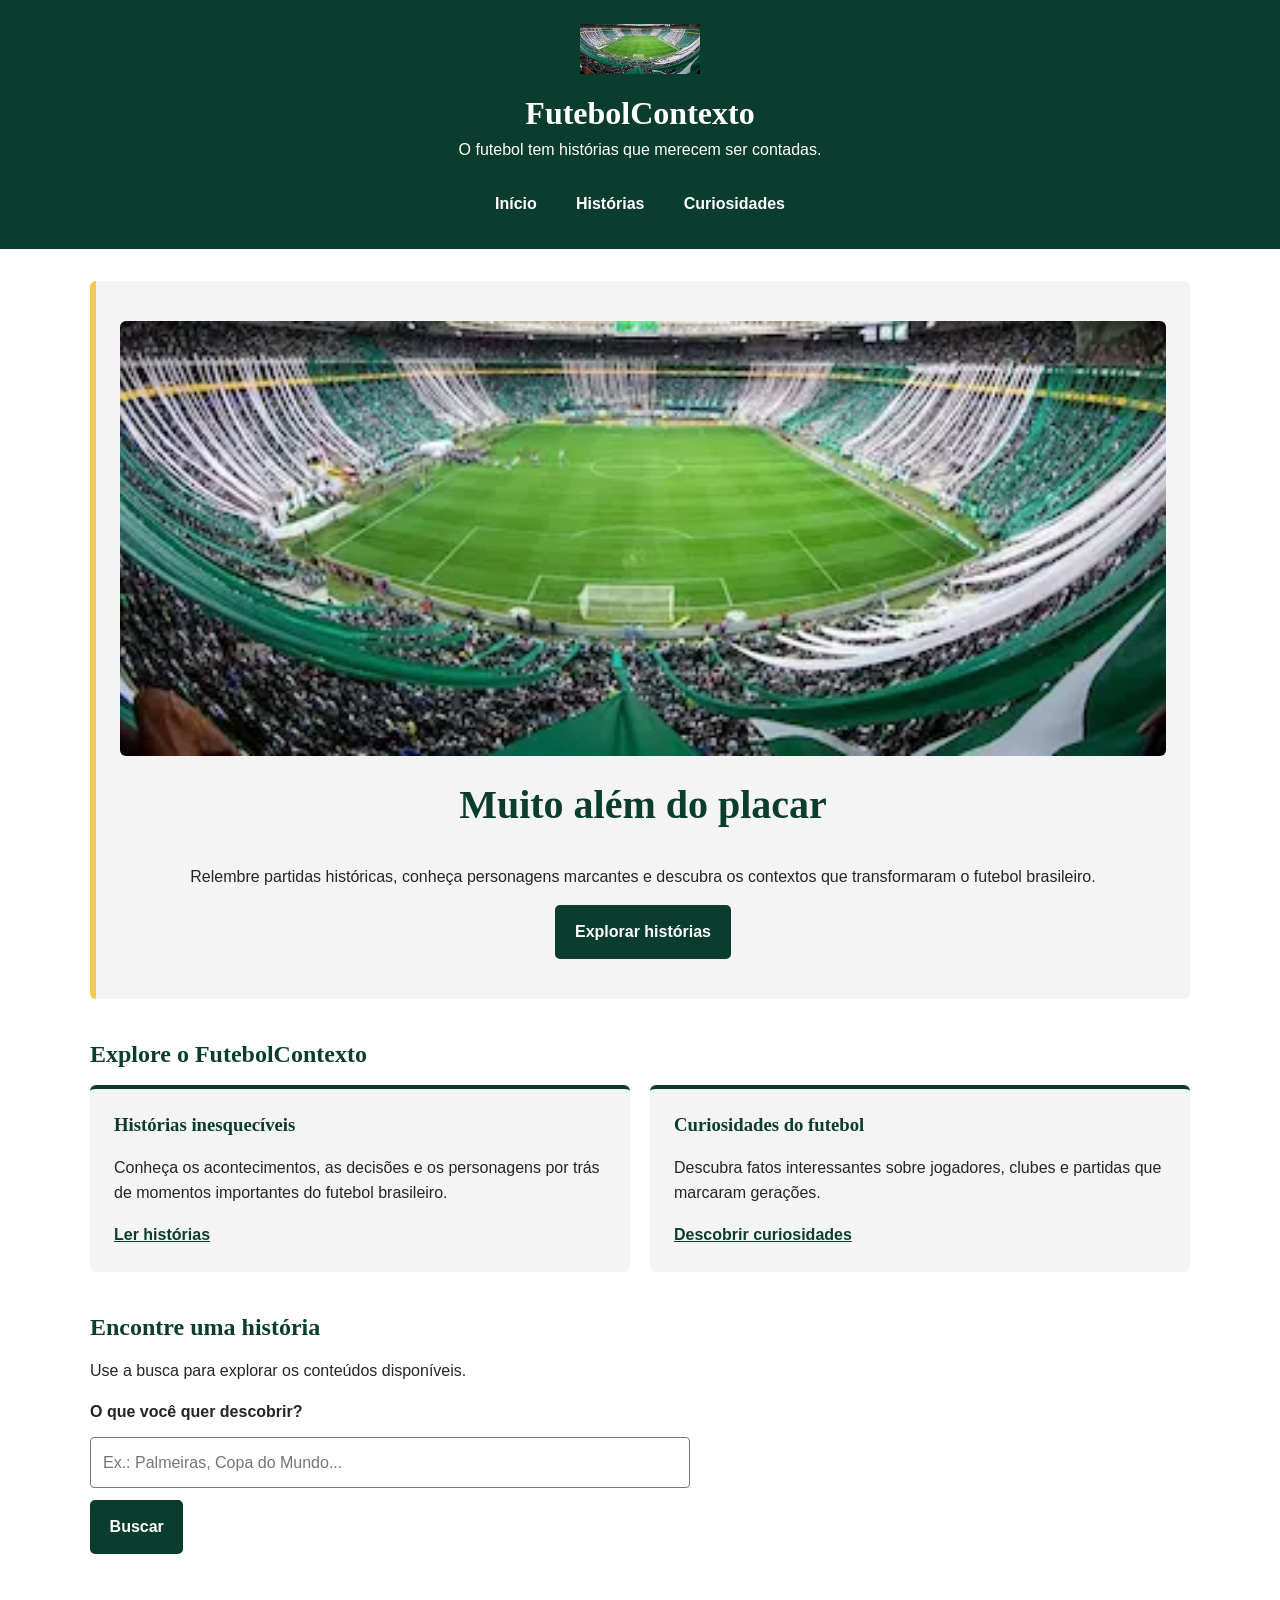
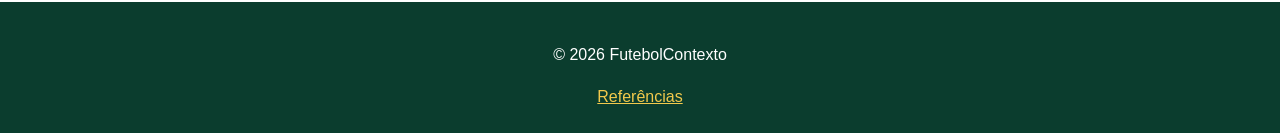
<file: projeto/index.html>
<!DOCTYPE html>
<html lang="pt-BR">

<head>
    <meta charset="UTF-8">
    <meta name="viewport" content="width=device-width, initial-scale=1.0">
    <meta name="description" content="Conheça histórias, curiosidades e momentos inesquecíveis do futebol brasileiro.">
    <meta name="author" content="Mário Henrique">
    <title>FutebolContexto | Histórias do Futebol Brasileiro</title>
    <link rel="stylesheet" href="css/site.css">
    <link rel="icon" type="image/jpeg" href="futebolcontexto.logo.jpeg">
    <script src="js/site.js" defer></script>
</head>

<body>
    <header>
        <a class="logo-link" href="index.html">
            <img src="imagens/destaque-estadio.webp"
                alt="Estádio do Palmeiras lotado, com a torcida formando um mosaico" width="1200" height="500"
                fetchpriority="high">
        </a>

        <h1>FutebolContexto</h1>
        <p>O futebol tem histórias que merecem ser contadas.</p>

        <nav aria-label="Navegação principal">
            <ul>
                <li><a href="index.html">Início</a></li>
                <li><a href="historias.html">Histórias</a></li>
                <li><a href="curiosidades.html">Curiosidades</a></li>
            </ul>
        </nav>
    </header>

    <main>
        <section class="destaque">
            <img src="imagens/destaque-estadio.webp" alt="Estádio de futebol visto da arquibancada" width="1200"
                height="500" fetchpriority="high">
            <h2>Muito além do placar</h2>
            <p>
                Relembre partidas históricas, conheça personagens marcantes
                e descubra os contextos que transformaram o futebol brasileiro.
            </p>
            <a class="botao" href="historias.html">Explorar histórias</a>
        </section>

        <section class="conteudo">
            <h2>Explore o FutebolContexto</h2>

            <div class="cartoes">
                <article class="cartao">
                    <h3>Histórias inesquecíveis</h3>
                    <p>
                        Conheça os acontecimentos, as decisões e os personagens
                        por trás de momentos importantes do futebol brasileiro.
                    </p>
                    <a href="historias.html">Ler histórias</a>
                </article>

                <article class="cartao">
                    <h3>Curiosidades do futebol</h3>
                    <p>
                        Descubra fatos interessantes sobre jogadores, clubes
                        e partidas que marcaram gerações.
                    </p>
                    <a href="curiosidades.html">Descobrir curiosidades</a>
                </article>
            </div>
        </section>

        <section class="conteudo">
            <h2>Encontre uma história</h2>
            <p>Use a busca para explorar os conteúdos disponíveis.</p>

            <form id="form-busca">
                <label for="termo-busca">O que você quer descobrir?</label>
                <input type="search" id="termo-busca" name="termo" placeholder="Ex.: Palmeiras, Copa do Mundo...">
                <button type="submit">Buscar</button>
            </form>

            <div id="resultado-busca" aria-live="polite"></div>
        </section>
    </main>

    <footer>
        <p>&copy; <span id="ano-atual"></span> FutebolContexto</p>
        <a href="referencias.html">Referências</a>
    </footer>
</body>

</html>
</file>
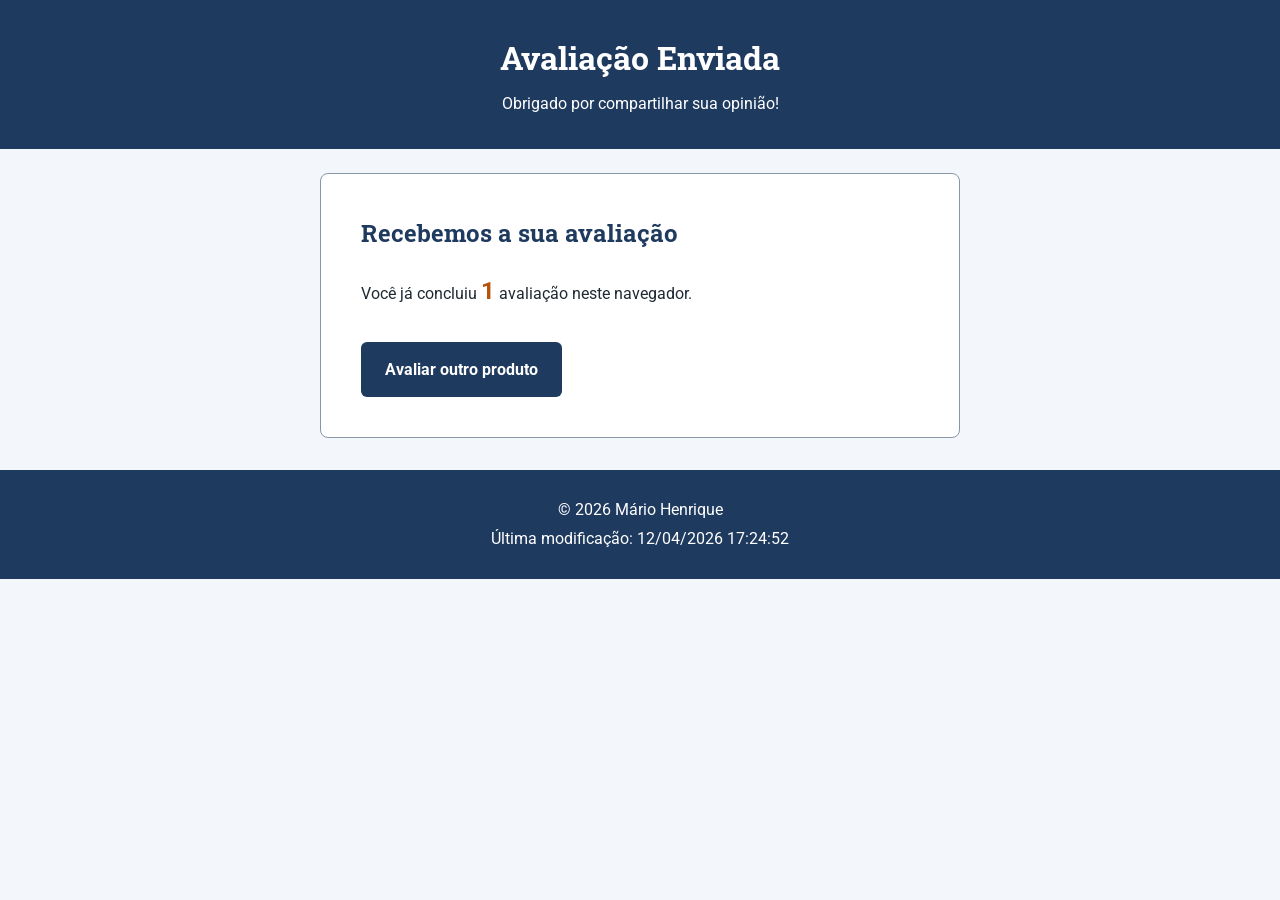
<file: avaliacao.html>
<!DOCTYPE html>
<html lang="pt-BR">

<head>
    <meta charset="UTF-8">
    <meta name="viewport" content="width=device-width, initial-scale=1.0">
    <meta name="description" content="Confirmação de envio da avaliação de produto.">
    <title>Avaliação Enviada</title>

    <link rel="preconnect" href="https://fonts.googleapis.com">
    <link rel="preconnect" href="https://fonts.gstatic.com" crossorigin>
    <link
        href="https://fonts.googleapis.com/css2?family=Roboto:wght@400;700&family=Roboto+Slab:wght@400;700&display=swap"
        rel="stylesheet">

    <link rel="stylesheet" href="estilos/formulario.css">
    <script src="scripts/avaliacao.js" defer></script>
</head>

<body>
    <header>
        <h1>Avaliação Enviada</h1>
        <p>Obrigado por compartilhar sua opinião!</p>
    </header>

    <main>
        <section class="confirmacao">
            <h2>Recebemos a sua avaliação</h2>
            <p>
                Você já concluiu
                <strong id="contador">0</strong>
                <span id="texto-contador">avaliações</span> neste navegador.
            </p>
            <a class="botao" href="formulario.html">Avaliar outro produto</a>
        </section>
    </main>

    <footer>
        <p>&copy; <span id="ano-atual"></span> Mário Henrique</p>
        <p>Última modificação: <span id="ultima-modificacao"></span></p>
    </footer>
</body>

</html>
</file>
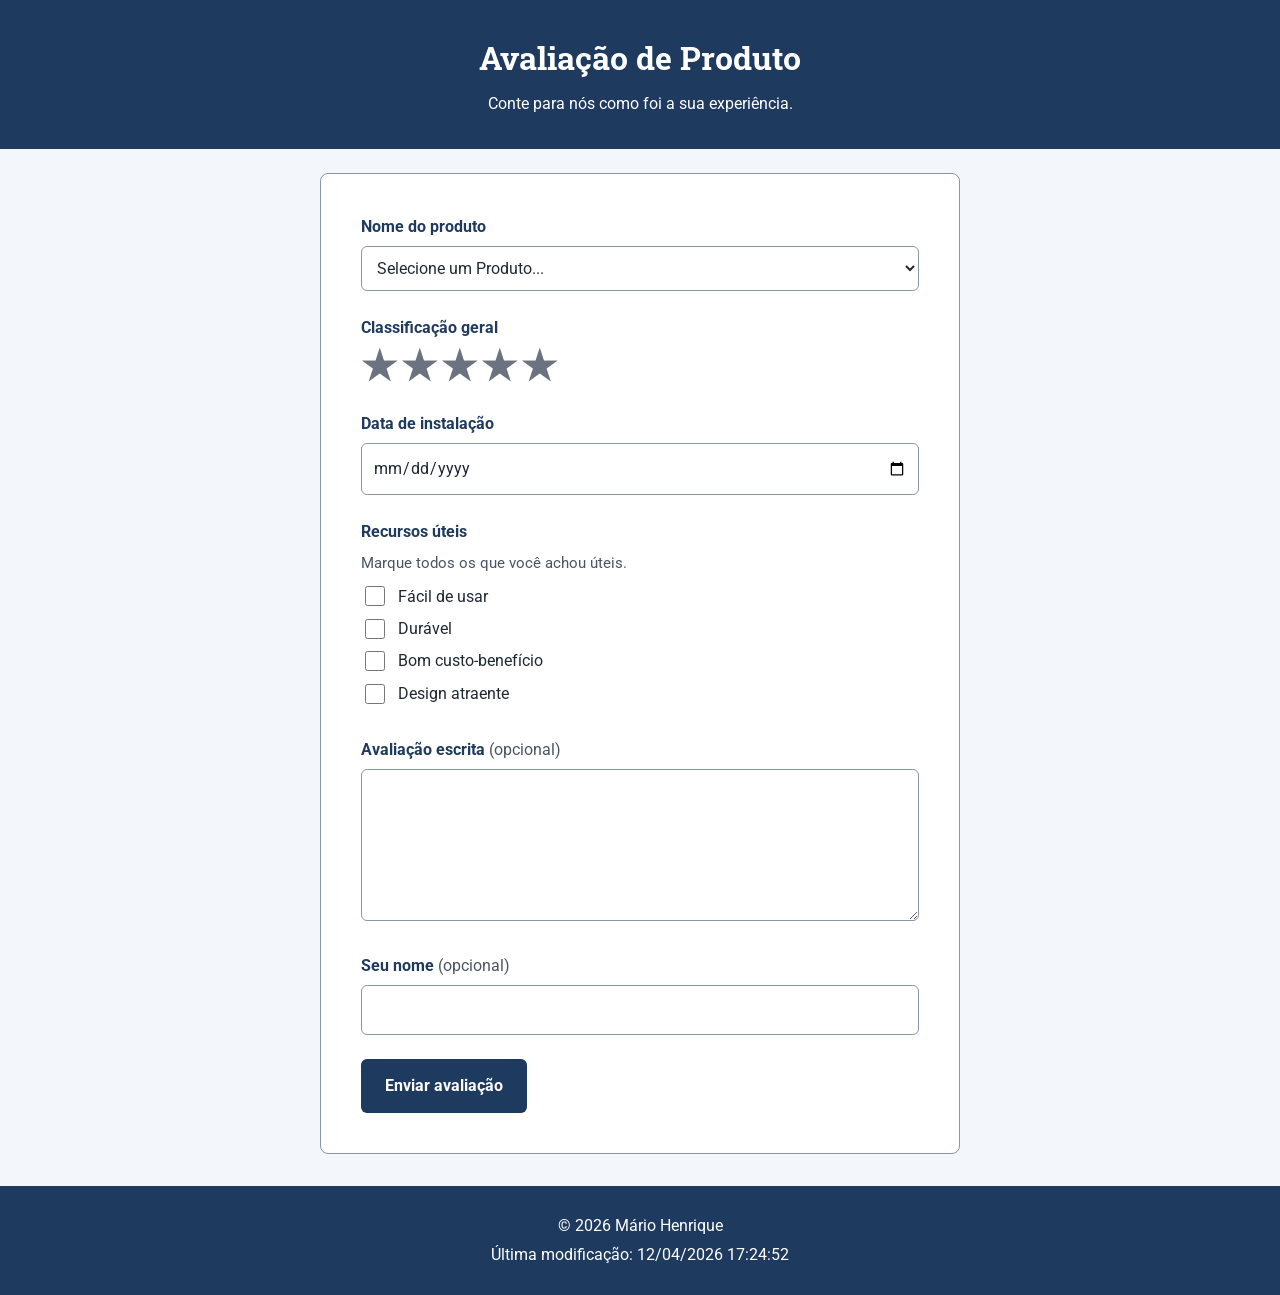
<file: formulario.html>
<!DOCTYPE html>
<html lang="pt-BR">

<head>
    <meta charset="UTF-8">
    <meta name="viewport" content="width=device-width, initial-scale=1.0">

    <meta name="description"
        content="Avalie sua experiência com nossos produtos, compartilhe sua opinião e ajude outros clientes a conhecer melhor cada produto.">

    <meta name="author" content="Mário Henrique">

    <title>Avaliação de Produto</title>

    <link rel="preconnect" href="https://fonts.googleapis.com">
    <link rel="preconnect" href="https://fonts.gstatic.com" crossorigin>
    <link
        href="https://fonts.googleapis.com/css2?family=Roboto:wght@400;700&family=Roboto+Slab:wght@400;700&display=swap"
        rel="stylesheet">

    <link rel="stylesheet" href="estilos/formulario.css">
    <script src="scripts/formulario.js" defer></script>
</head>

<body>
    <header>
        <h1>Avaliação de Produto</h1>
        <p>Conte para nós como foi a sua experiência.</p>
    </header>

    <main>
        <form action="avaliacao.html" method="get">

            <div class="campo">
                <label for="produto">Nome do produto</label>
                <select id="produto" name="produto" required>
                    <option value="" disabled selected>Selecione um Produto...</option>
                </select>
            </div>

            <fieldset class="classificacao">
                <legend>Classificação geral</legend>

                <div class="estrelas">
                    <label for="estrela-1" class="estrela">
                        <input type="radio" id="estrela-1" name="classificacao" value="1" required>
                        <span class="icone" aria-hidden="true">&starf;</span>
                        <span class="so-leitor">1 estrela</span>
                    </label>
                    <label for="estrela-2" class="estrela">
                        <input type="radio" id="estrela-2" name="classificacao" value="2" required>
                        <span class="icone" aria-hidden="true">&starf;</span>
                        <span class="so-leitor">2 estrelas</span>
                    </label>
                    <label for="estrela-3" class="estrela">
                        <input type="radio" id="estrela-3" name="classificacao" value="3" required>
                        <span class="icone" aria-hidden="true">&starf;</span>
                        <span class="so-leitor">3 estrelas</span>
                    </label>
                    <label for="estrela-4" class="estrela">
                        <input type="radio" id="estrela-4" name="classificacao" value="4" required>
                        <span class="icone" aria-hidden="true">&starf;</span>
                        <span class="so-leitor">4 estrelas</span>
                    </label>
                    <label for="estrela-5" class="estrela">
                        <input type="radio" id="estrela-5" name="classificacao" value="5" required>
                        <span class="icone" aria-hidden="true">&starf;</span>
                        <span class="so-leitor">5 estrelas</span>
                    </label>
                </div>
            </fieldset>

            <div class="campo">
                <label for="data-instalacao">Data de instalação</label>
                <input type="date" id="data-instalacao" name="data-instalacao" required>
            </div>

            <fieldset>
                <legend>Recursos úteis</legend>
                <p class="dica">Marque todos os que você achou úteis.</p>

                <div class="opcao">
                    <input type="checkbox" id="recurso-facil" name="recursos" value="facil-de-usar">
                    <label for="recurso-facil">Fácil de usar</label>
                </div>
                <div class="opcao">
                    <input type="checkbox" id="recurso-duravel" name="recursos" value="duravel">
                    <label for="recurso-duravel">Durável</label>
                </div>
                <div class="opcao">
                    <input type="checkbox" id="recurso-custo" name="recursos" value="custo-beneficio">
                    <label for="recurso-custo">Bom custo-benefício</label>
                </div>
                <div class="opcao">
                    <input type="checkbox" id="recurso-design" name="recursos" value="design">
                    <label for="recurso-design">Design atraente</label>
                </div>
            </fieldset>

            <div class="campo">
                <label for="avaliacao-escrita">Avaliação escrita <span class="opcional">(opcional)</span></label>
                <textarea id="avaliacao-escrita" name="avaliacao-escrita" rows="5"></textarea>
            </div>

            <div class="campo">
                <label for="nome-usuario">Seu nome <span class="opcional">(opcional)</span></label>
                <input type="text" id="nome-usuario" name="nome-usuario" autocomplete="name">
            </div>

            <input type="submit" value="Enviar avaliação">
        </form>
    </main>

    <footer>
        <p>&copy; <span id="ano-atual"></span> Mário Henrique</p>
        <p>Última modificação: <span id="ultima-modificacao"></span></p>
    </footer>
</body>

</html>
</file>
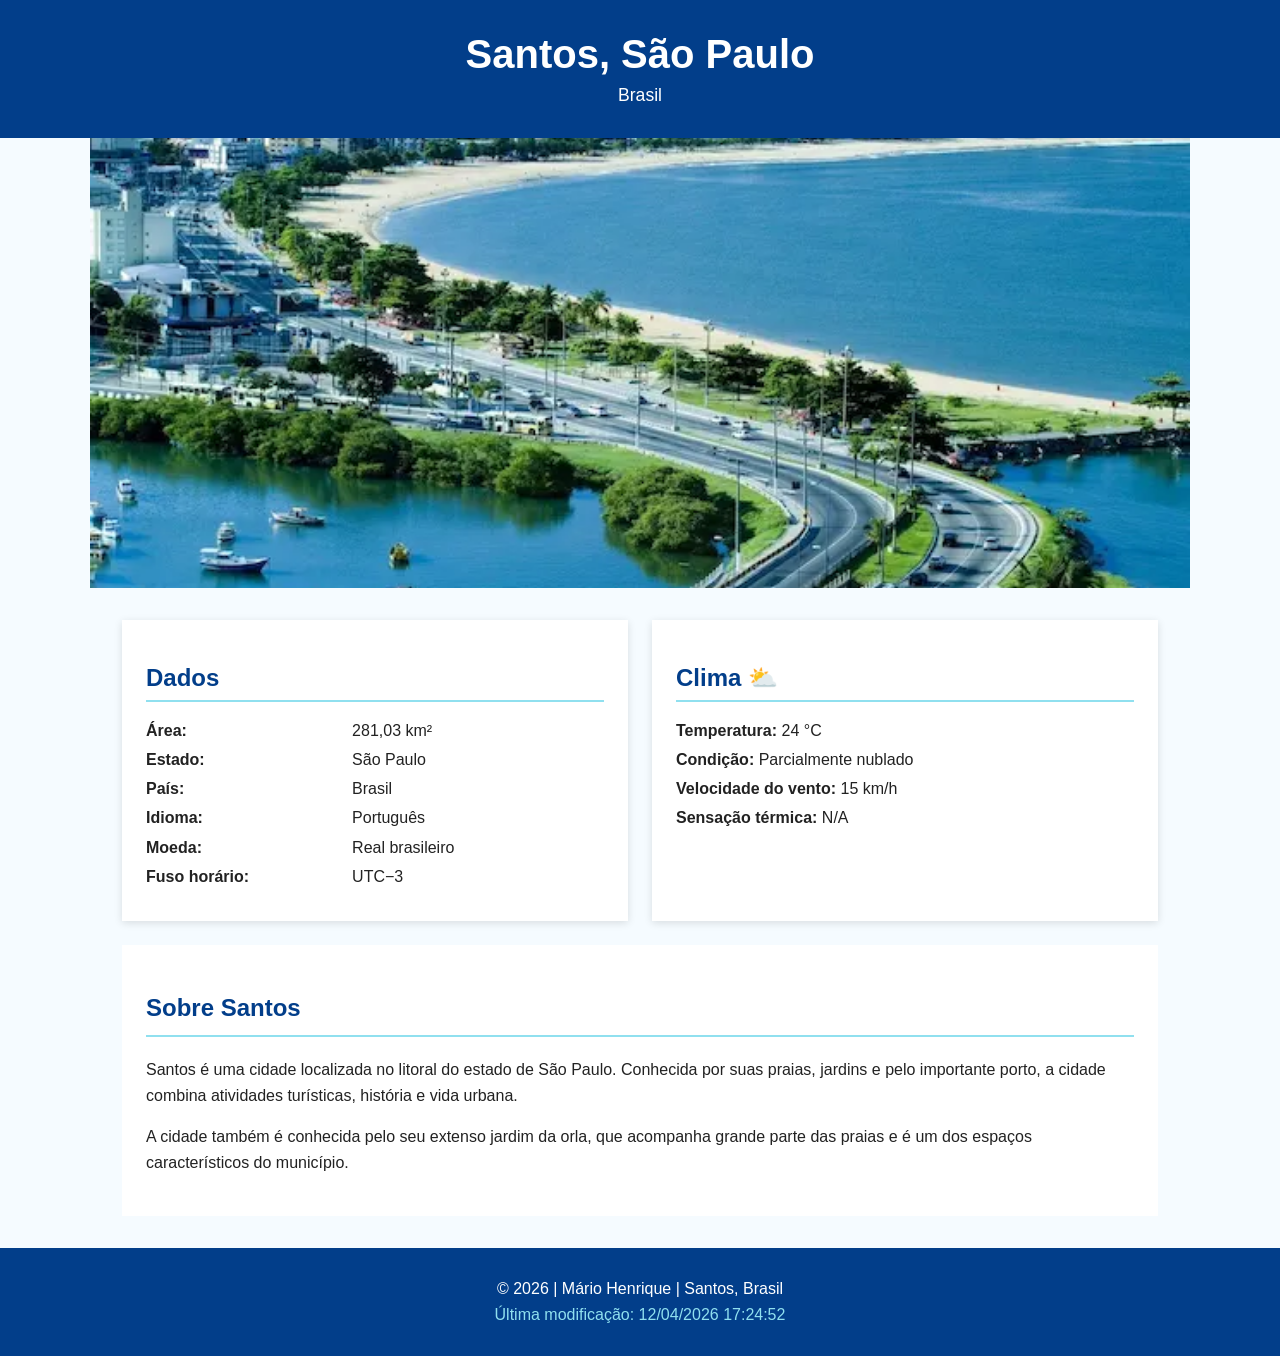
<file: local.html>
<!DOCTYPE html>
<html lang="pt-BR">

<head>
    <meta charset="UTF-8">
    <meta name="viewport" content="width=device-width, initial-scale=1.0">

    <title>Santos, São Paulo, Brasil | WDD 131</title>

    <meta name="description"
        content="Conheça Santos, Brasil: uma cidade litorânea de São Paulo conhecida por suas praias, jardins e pelo porto.">

    <meta name="author" content="Mário Henrique">

    <link rel="stylesheet" href="estilos/local.css">

    <script src="scripts/local.js" defer></script>
</head>

<body>

    <header>
        <h1>Santos, São Paulo</h1>
        <p>Brasil</p>
    </header>

    <main>

        <section class="hero">
            <picture>
                <source media="(min-width: 700px)" srcset="imagens/santos-large.webp">
                <img src="imagens/santos.webp" alt="Vista da orla de Santos com a praia e os edifícios">
            </picture>
        </section>

        <section class="content">

            <div class="card data">
                <h2>Dados</h2>

                <dl>
                    <div>
                        <dt>Área:</dt>
                        <dd>281,03 km²</dd>
                    </div>

                    <div>
                        <dt>Estado:</dt>
                        <dd>São Paulo</dd>
                    </div>

                    <div>
                        <dt>País:</dt>
                        <dd>Brasil</dd>
                    </div>

                    <div>
                        <dt>Idioma:</dt>
                        <dd>Português</dd>
                    </div>

                    <div>
                        <dt>Moeda:</dt>
                        <dd>Real brasileiro</dd>
                    </div>

                    <div>
                        <dt>Fuso horário:</dt>
                        <dd>UTC−3</dd>
                    </div>
                </dl>
            </div>

            <div class="card weather">
                <h2>Clima</h2>

                <img class="weather-icon" src="imagens/partly-cloudy.svg" alt="Ícone de tempo parcialmente nublado">

                <div class="weather-info">
                    <p><strong>Temperatura:</strong> <span id="temperatura">24</span> °C</p>

                    <p><strong>Condição:</strong> Parcialmente nublado</p>

                    <p><strong>Velocidade do vento:</strong>
                        <span id="vento">15</span> km/h
                    </p>

                    <p><strong>Sensação térmica:</strong>
                        <span id="sensacao">N/A</span>
                    </p>
                </div>
            </div>

            <section class="about">
                <h2>Sobre Santos</h2>

                <p>
                    Santos é uma cidade localizada no litoral do estado de São Paulo.
                    Conhecida por suas praias, jardins e pelo importante porto,
                    a cidade combina atividades turísticas, história e vida urbana.
                </p>

                <p>
                    A cidade também é conhecida pelo seu extenso jardim da orla,
                    que acompanha grande parte das praias e é um dos espaços
                    característicos do município.
                </p>
            </section>

        </section>

    </main>

    <footer>
        <p>&copy; <span id="anoatual"></span> | Mário Henrique | Santos, Brasil</p>
        <p id="ultimaModificacao"></p>
    </footer>

</body>

</html>
</file>
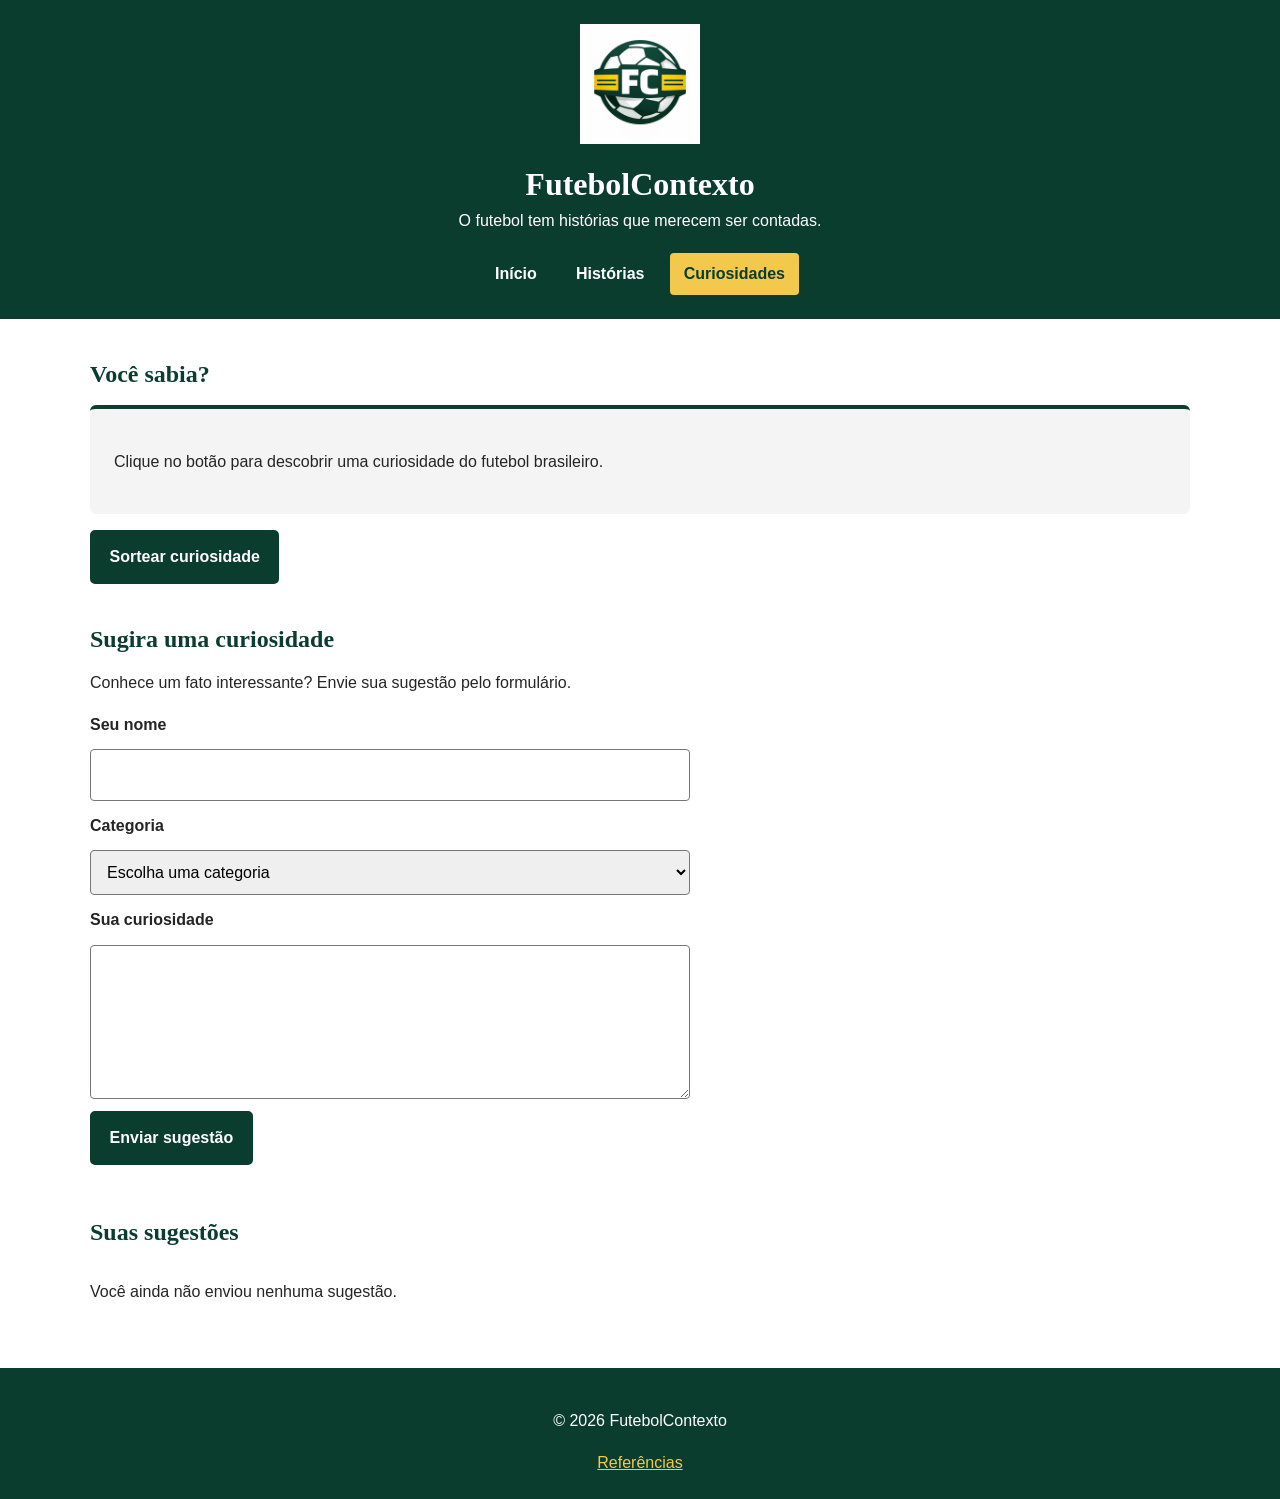
<file: projeto/curiosidades.html>
<!DOCTYPE html>
<html lang="pt-BR">

<head>
    <meta charset="UTF-8">
    <meta name="viewport" content="width=device-width, initial-scale=1.0">
    <meta name="description" content="Curiosidades sobre jogadores, clubes e acontecimentos do futebol brasileiro.">
    <meta name="author" content="Mário Henrique">
    <title>Curiosidades | FutebolContexto</title>
    <link rel="stylesheet" href="css/site.css">
    <script src="js/site.js" defer></script>
</head>

<body>
    <header>
        <a class="logo-link" href="index.html">
            <img src="futebolcontexto.logo.jpeg" alt="Logo FutebolContexto">
        </a>

        <h1>FutebolContexto</h1>
        <p>O futebol tem histórias que merecem ser contadas.</p>

        <nav aria-label="Navegação principal">
            <ul>
                <li><a href="index.html">Início</a></li>
                <li><a href="historias.html">Histórias</a></li>
                <li><a href="curiosidades.html" aria-current="page">Curiosidades</a></li>
            </ul>
        </nav>
    </header>

    <main>
        <section class="conteudo">
            <h2>Você sabia?</h2>
            <div id="area-curiosidade" class="cartao" aria-live="polite">
                <p>Clique no botão para descobrir uma curiosidade do futebol brasileiro.</p>
            </div>
            <button type="button" id="botao-sortear">Sortear curiosidade</button>
        </section>

        <section class="conteudo">
            <h2>Sugira uma curiosidade</h2>
            <p>Conhece um fato interessante? Envie sua sugestão pelo formulário.</p>

            <form id="form-sugestao">
                <label for="nome">Seu nome</label>
                <input type="text" id="nome" name="nome" minlength="2" maxlength="60" autocomplete="name" required>

                <label for="categoria">Categoria</label>
                <select id="categoria" name="categoria" required>
                    <option value="">Escolha uma categoria</option>
                    <option value="Jogadores">Jogadores</option>
                    <option value="Seleção">Seleção</option>
                    <option value="Estádios">Estádios</option>
                    <option value="Clubes">Clubes</option>
                </select>

                <label for="texto">Sua curiosidade</label>
                <textarea id="texto" name="texto" rows="5" minlength="20" maxlength="300" required></textarea>

                <button type="submit">Enviar sugestão</button>
                <p id="mensagem-form" role="status"></p>
            </form>
        </section>

        <section class="conteudo">
            <h2>Suas sugestões</h2>
            <div id="lista-sugestoes" class="cartoes" aria-live="polite"></div>
        </section>
    </main>

    <footer>
        <p>&copy; <span id="ano-atual"></span> FutebolContexto</p>
        <a href="referencias.html">Referências</a>
    </footer>
</body>

</html>
</file>
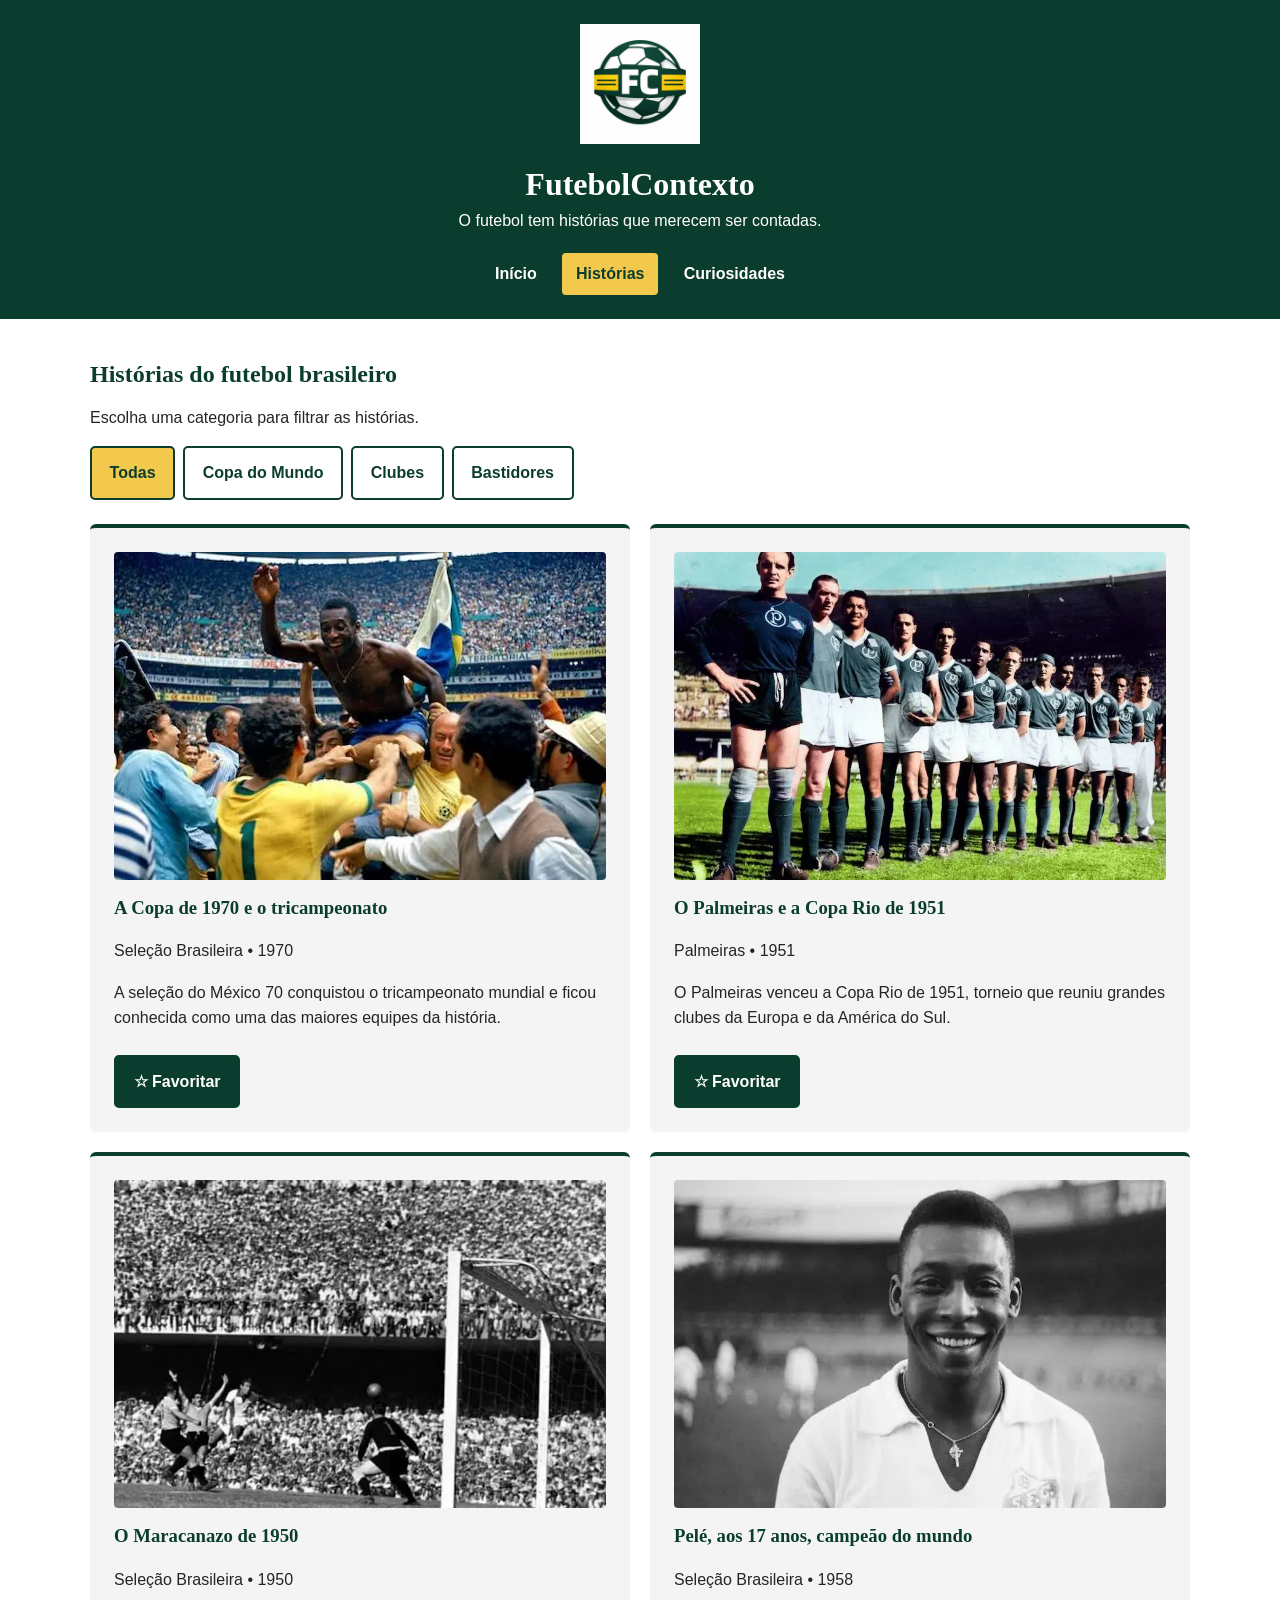
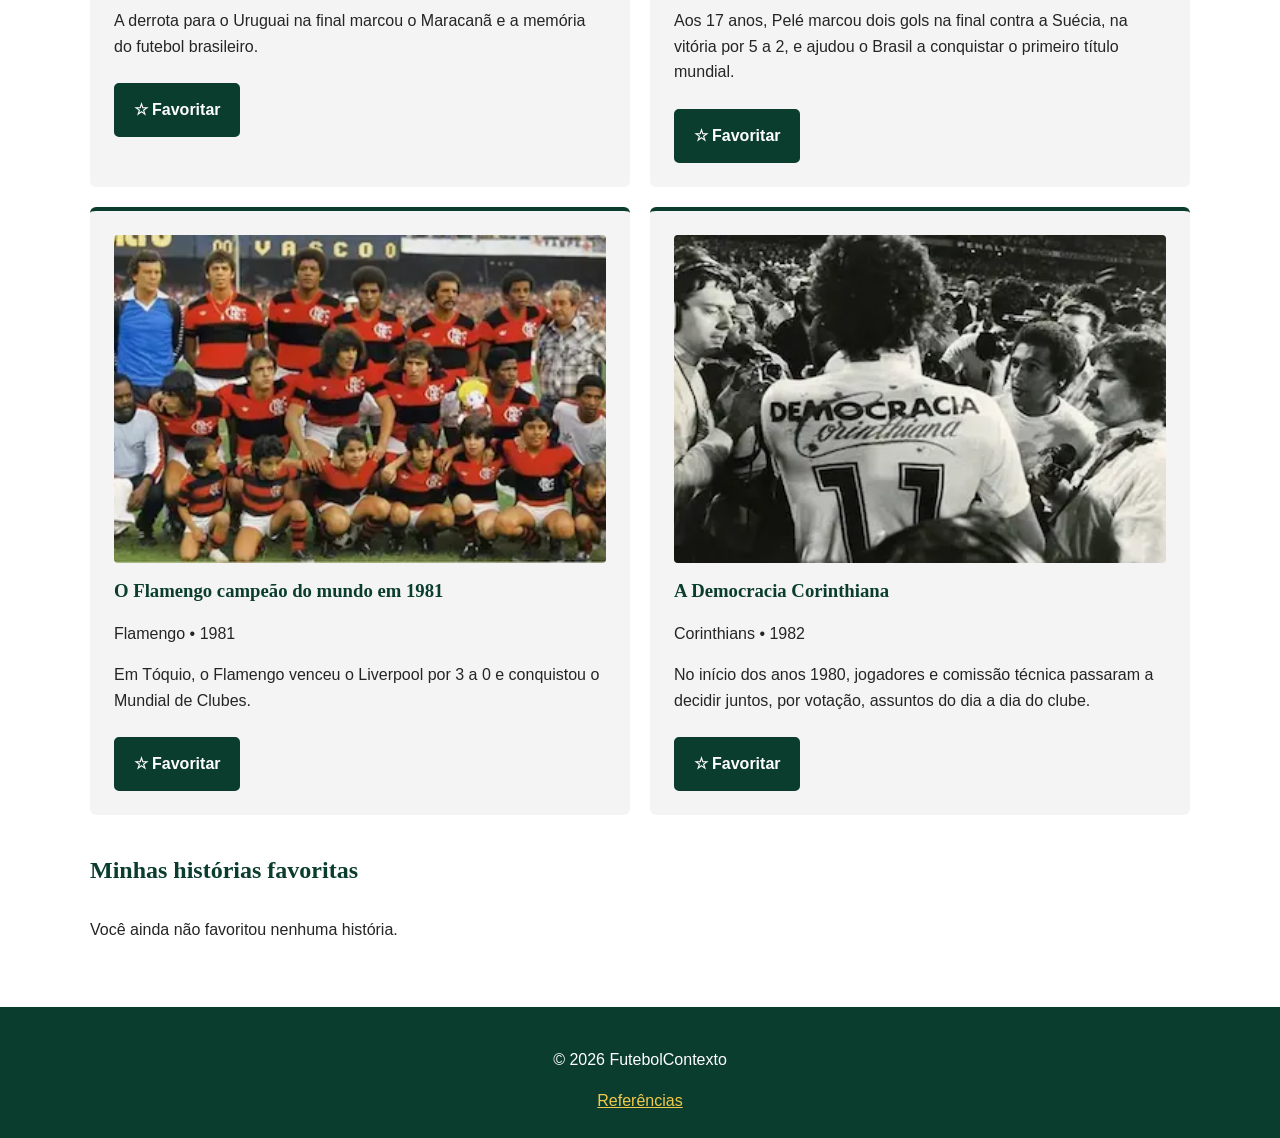
<file: projeto/historias.html>
<!DOCTYPE html>
<html lang="pt-BR">

<head>
    <meta charset="UTF-8">
    <meta name="viewport" content="width=device-width, initial-scale=1.0">
    <meta name="description" content="Histórias de clubes, partidas e momentos marcantes do futebol brasileiro.">
    <meta name="author" content="Mário Henrique">
    <title>Histórias | FutebolContexto</title>
    <link rel="stylesheet" href="css/site.css">
    <script src="js/site.js" defer></script>
</head>

<body>
    <header>
        <a class="logo-link" href="index.html">
            <img src="futebolcontexto.logo.jpeg" alt="Logo FutebolContexto">
        </a>

        <h1>FutebolContexto</h1>
        <p>O futebol tem histórias que merecem ser contadas.</p>

        <nav aria-label="Navegação principal">
            <ul>
                <li><a href="index.html">Início</a></li>
                <li><a href="historias.html" aria-current="page">Histórias</a></li>
                <li><a href="curiosidades.html">Curiosidades</a></li>
            </ul>
        </nav>
    </header>

    <main>
        <section class="conteudo">
            <h2>Histórias do futebol brasileiro</h2>
            <p>Escolha uma categoria para filtrar as histórias.</p>

            <div id="filtros" class="filtros" role="group" aria-label="Filtrar histórias por categoria"></div>

            <div id="lista-historias" class="cartoes" aria-live="polite"></div>
        </section>

        <section class="conteudo">
            <h2>Minhas histórias favoritas</h2>
            <div id="lista-favoritos" class="cartoes" aria-live="polite"></div>
        </section>
    </main>

    <footer>
        <p>&copy; <span id="ano-atual"></span> FutebolContexto</p>
        <a href="referencias.html">Referências</a>
    </footer>
</body>

</html>
</file>
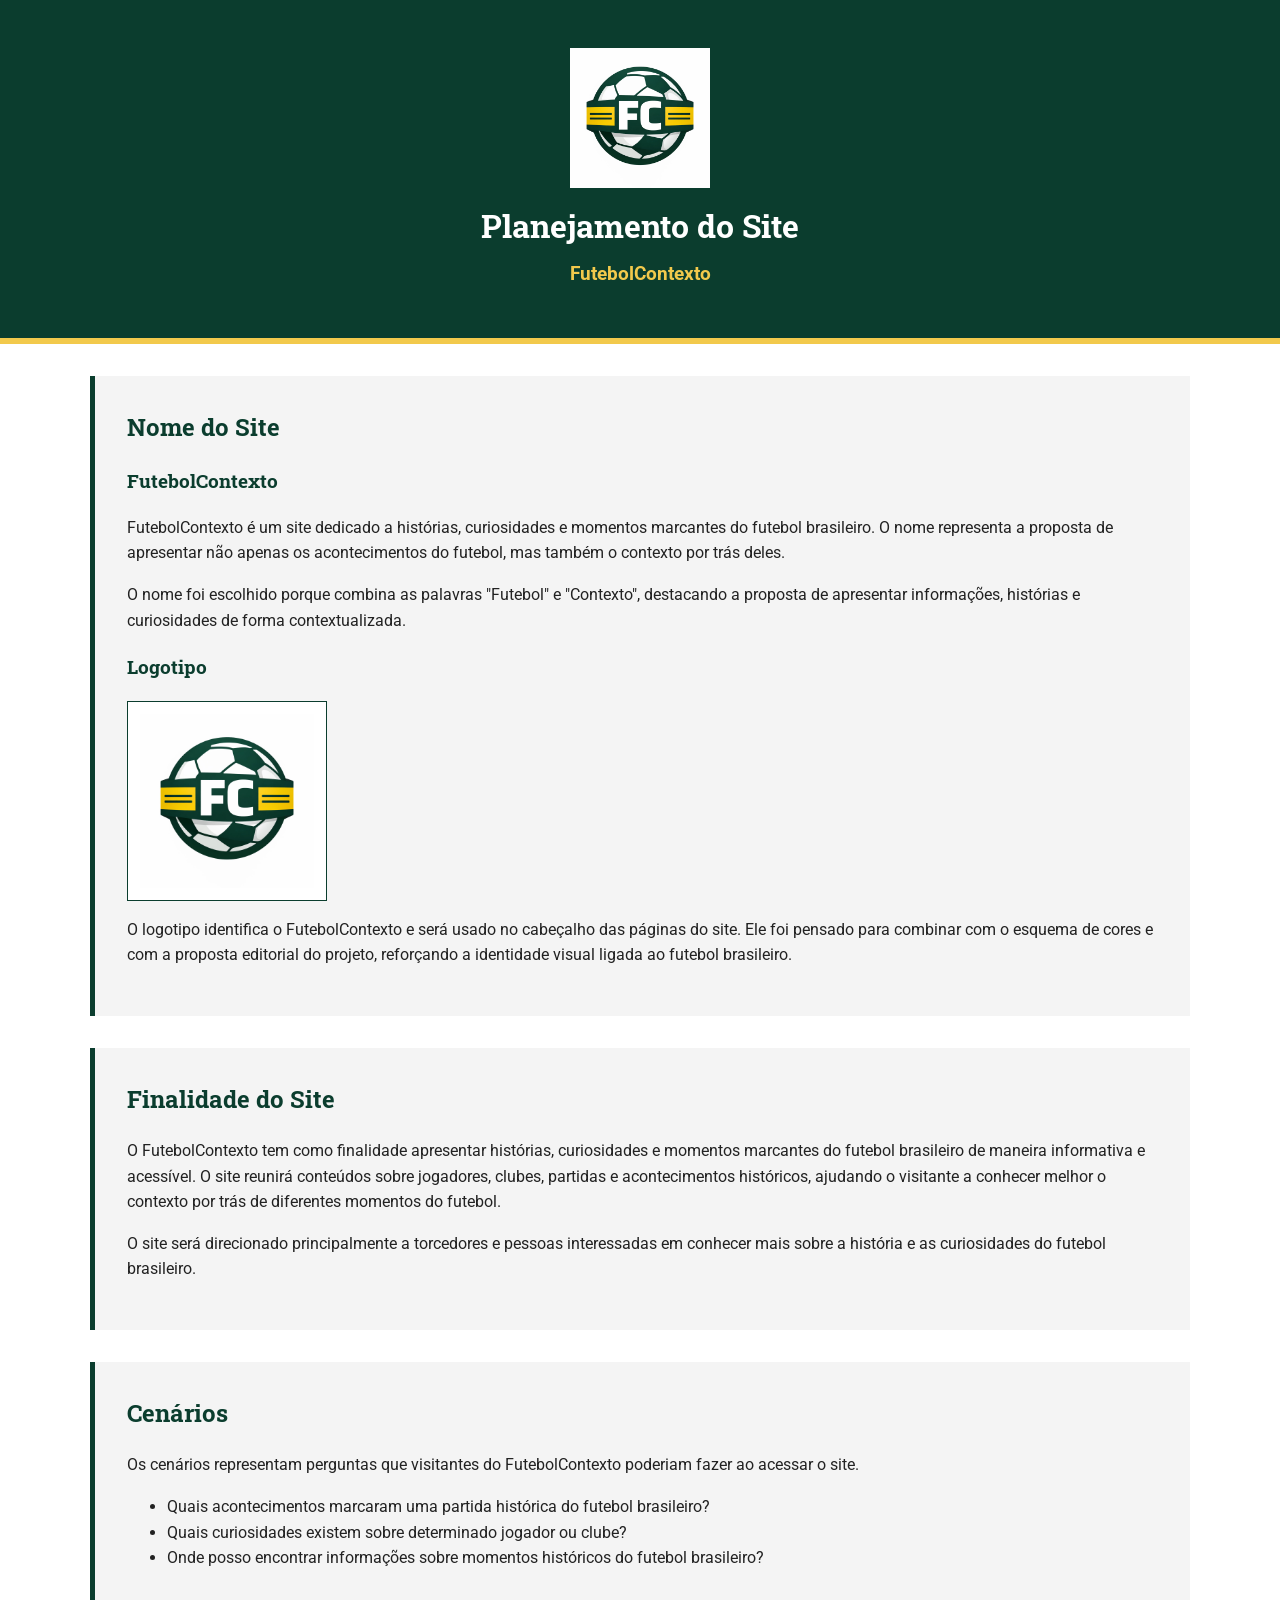
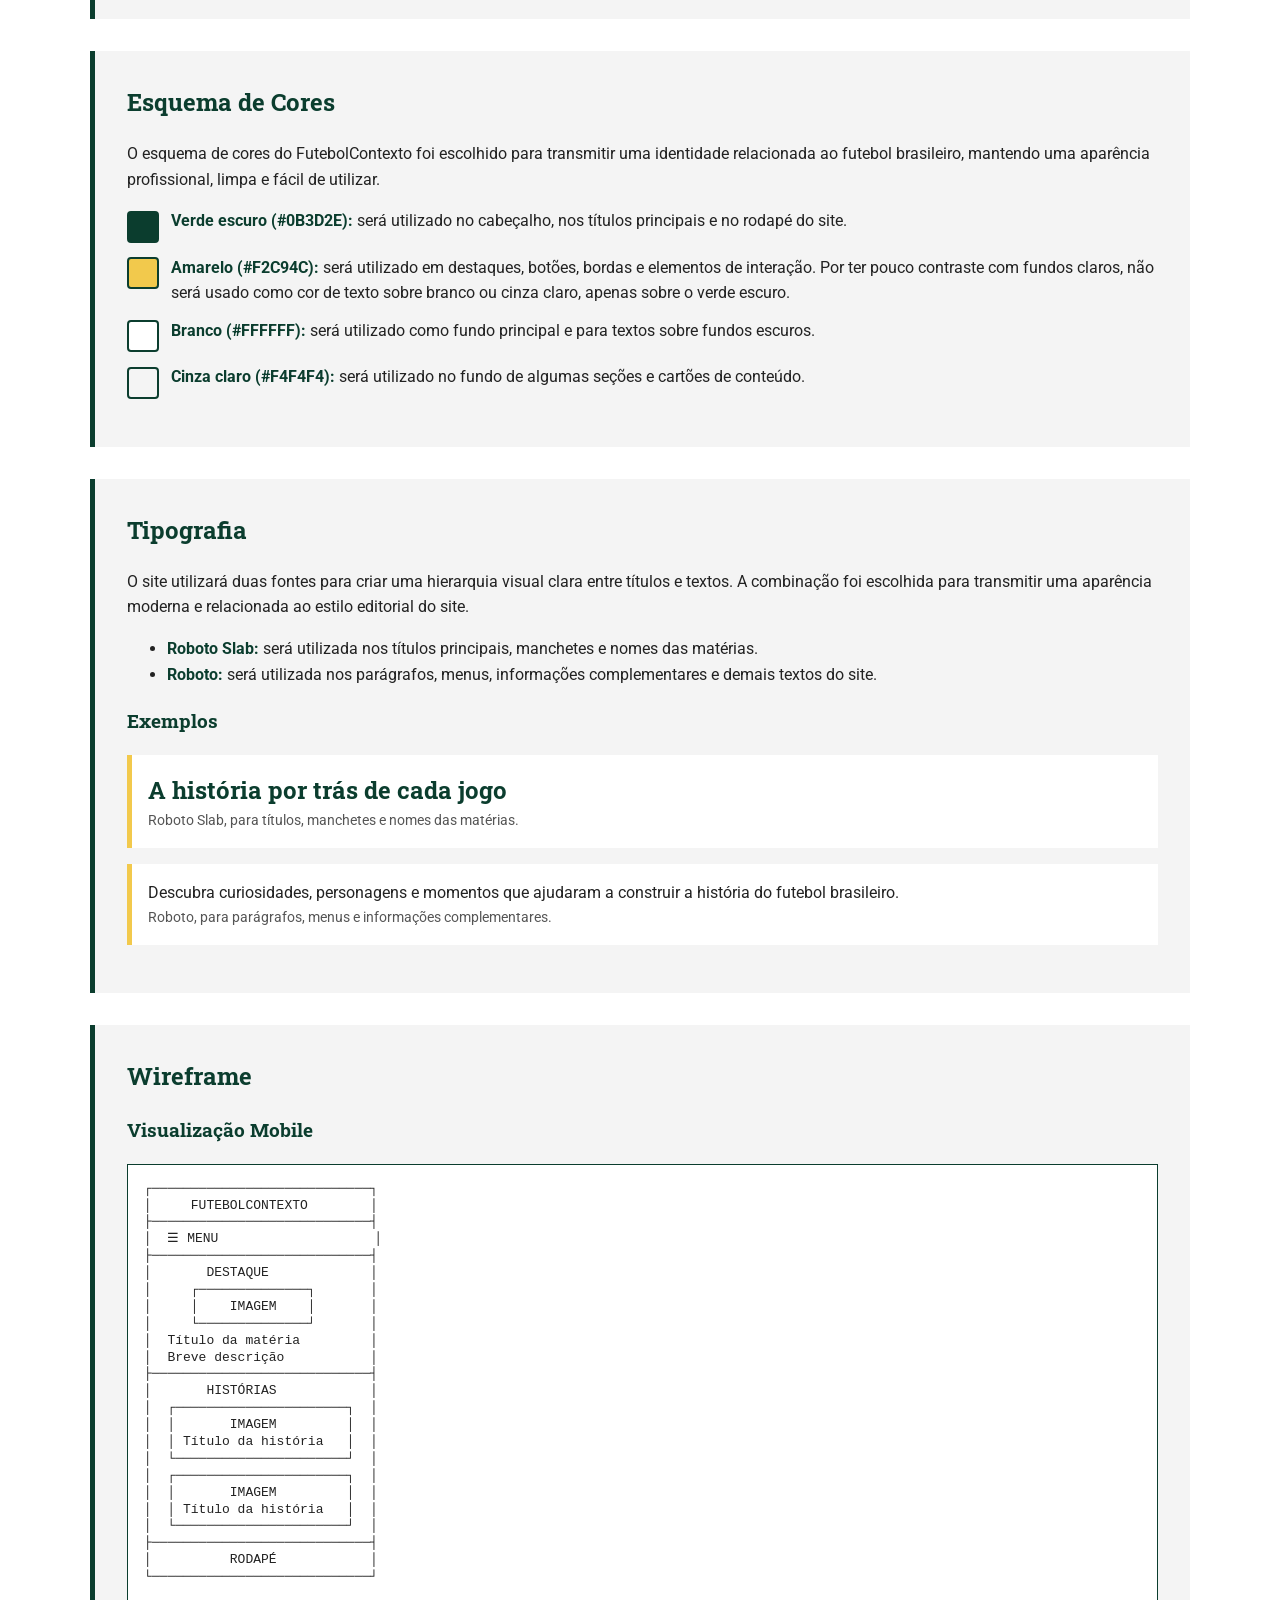
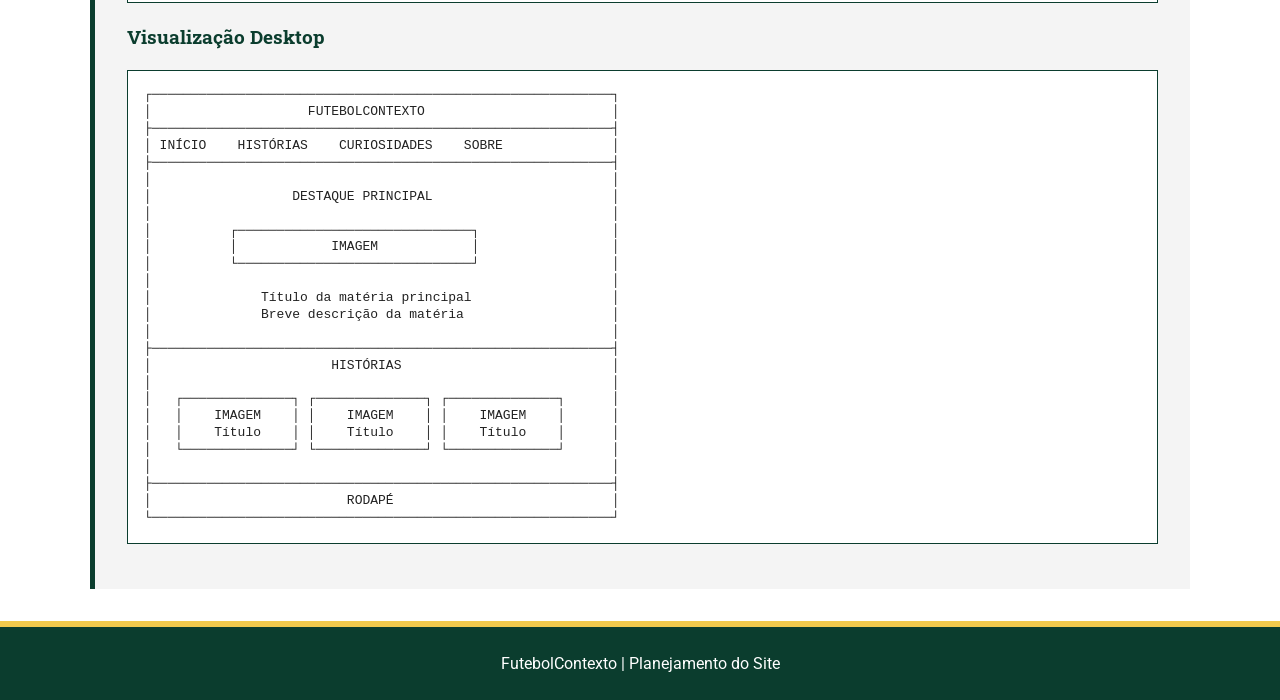
<file: projeto/planejamentodosite.html>
<!DOCTYPE html>
<html lang="pt-BR">

<head>
    <meta charset="UTF-8">
    <meta name="viewport" content="width=device-width, initial-scale=1.0">
    <meta name="description" content="Documento de planejamento do site FutebolContexto.">
    <meta name="author" content="Mário Henrique">
    <title>Planejamento do Site | FutebolContexto</title>

    <link rel="preconnect" href="https://fonts.googleapis.com">
    <link rel="preconnect" href="https://fonts.gstatic.com" crossorigin>
    <link
        href="https://fonts.googleapis.com/css2?family=Roboto:wght@400;700&family=Roboto+Slab:wght@400;700&display=swap"
        rel="stylesheet">

    <link rel="stylesheet" href="planejamento.css">
</head>

<body>
    <header>
        <img class="logo-cabecalho" src="futebolcontexto.logo.jpeg" alt="Logotipo do FutebolContexto">
        <h1>Planejamento do Site</h1>
        <p>FutebolContexto</p>
    </header>

    <main>
        <section>
            <h2>Nome do Site</h2>

            <h3>FutebolContexto</h3>

            <p>
                FutebolContexto é um site dedicado a histórias, curiosidades e
                momentos marcantes do futebol brasileiro. O nome representa a
                proposta de apresentar não apenas os acontecimentos do futebol,
                mas também o contexto por trás deles.
            </p>

            <p>
                O nome foi escolhido porque combina as palavras "Futebol" e
                "Contexto", destacando a proposta de apresentar informações,
                histórias e curiosidades de forma contextualizada.
            </p>

            <h3>Logotipo</h3>

            <img class="logo-exemplo" src="futebolcontexto.logo.jpeg" alt="Logotipo do FutebolContexto">

            <p>
                O logotipo identifica o FutebolContexto e será usado no cabeçalho
                das páginas do site. Ele foi pensado para combinar com o esquema
                de cores e com a proposta editorial do projeto, reforçando a
                identidade visual ligada ao futebol brasileiro.
            </p>
        </section>

        <section>
            <h2>Finalidade do Site</h2>

            <p>
                O FutebolContexto tem como finalidade apresentar histórias,
                curiosidades e momentos marcantes do futebol brasileiro de maneira
                informativa e acessível. O site reunirá conteúdos sobre jogadores,
                clubes, partidas e acontecimentos históricos, ajudando o visitante
                a conhecer melhor o contexto por trás de diferentes momentos do
                futebol.
            </p>

            <p>
                O site será direcionado principalmente a torcedores e pessoas
                interessadas em conhecer mais sobre a história e as curiosidades
                do futebol brasileiro.
            </p>
        </section>

        <section>
            <h2>Cenários</h2>

            <p>
                Os cenários representam perguntas que visitantes do FutebolContexto
                poderiam fazer ao acessar o site.
            </p>

            <ul>
                <li>
                    Quais acontecimentos marcaram uma partida histórica do futebol
                    brasileiro?
                </li>
                <li>
                    Quais curiosidades existem sobre determinado jogador ou clube?
                </li>
                <li>
                    Onde posso encontrar informações sobre momentos históricos do
                    futebol brasileiro?
                </li>
            </ul>
        </section>

        <section>
            <h2>Esquema de Cores</h2>

            <p>
                O esquema de cores do FutebolContexto foi escolhido para transmitir
                uma identidade relacionada ao futebol brasileiro, mantendo uma
                aparência profissional, limpa e fácil de utilizar.
            </p>

            <ul class="lista-cores">
                <li>
                    <span class="amostra verde" aria-hidden="true"></span>
                    <span>
                        <strong>Verde escuro (#0B3D2E):</strong> será utilizado no
                        cabeçalho, nos títulos principais e no rodapé do site.
                    </span>
                </li>
                <li>
                    <span class="amostra amarelo" aria-hidden="true"></span>
                    <span>
                        <strong>Amarelo (#F2C94C):</strong> será utilizado em
                        destaques, botões, bordas e elementos de interação. Por ter
                        pouco contraste com fundos claros, não será usado como cor
                        de texto sobre branco ou cinza claro, apenas sobre o verde
                        escuro.
                    </span>
                </li>
                <li>
                    <span class="amostra branco" aria-hidden="true"></span>
                    <span>
                        <strong>Branco (#FFFFFF):</strong> será utilizado como fundo
                        principal e para textos sobre fundos escuros.
                    </span>
                </li>
                <li>
                    <span class="amostra cinza" aria-hidden="true"></span>
                    <span>
                        <strong>Cinza claro (#F4F4F4):</strong> será utilizado no
                        fundo de algumas seções e cartões de conteúdo.
                    </span>
                </li>
            </ul>
        </section>

        <section>
            <h2>Tipografia</h2>

            <p>
                O site utilizará duas fontes para criar uma hierarquia visual clara
                entre títulos e textos. A combinação foi escolhida para transmitir
                uma aparência moderna e relacionada ao estilo editorial do site.
            </p>

            <ul>
                <li>
                    <strong>Roboto Slab:</strong> será utilizada nos títulos
                    principais, manchetes e nomes das matérias.
                </li>
                <li>
                    <strong>Roboto:</strong> será utilizada nos parágrafos, menus,
                    informações complementares e demais textos do site.
                </li>
            </ul>

            <h3>Exemplos</h3>

            <div class="amostra-fonte">
                <p class="amostra-slab">A história por trás de cada jogo</p>
                <p class="legenda">Roboto Slab, para títulos, manchetes e nomes das matérias.</p>
            </div>

            <div class="amostra-fonte">
                <p class="amostra-roboto">
                    Descubra curiosidades, personagens e momentos que ajudaram a
                    construir a história do futebol brasileiro.
                </p>
                <p class="legenda">Roboto, para parágrafos, menus e informações complementares.</p>
            </div>
        </section>

        <section>
            <h2>Wireframe</h2>

            <h3>Visualização Mobile</h3>

            <pre role="img"
                aria-label="Wireframe da página inicial em versão mobile: cabeçalho com nome do site, menu, destaque com imagem, título e descrição, duas histórias com imagem e título, e rodapé.">
┌────────────────────────────┐
│     FUTEBOLCONTEXTO        │
├────────────────────────────┤
│  ☰ MENU                    │
├────────────────────────────┤
│       DESTAQUE             │
│     ┌──────────────┐       │
│     │    IMAGEM    │       │
│     └──────────────┘       │
│  Título da matéria         │
│  Breve descrição           │
├────────────────────────────┤
│       HISTÓRIAS            │
│  ┌──────────────────────┐  │
│  │       IMAGEM         │  │
│  │ Título da história   │  │
│  └──────────────────────┘  │
│  ┌──────────────────────┐  │
│  │       IMAGEM         │  │
│  │ Título da história   │  │
│  └──────────────────────┘  │
├────────────────────────────┤
│          RODAPÉ            │
└────────────────────────────┘</pre>

            <h3>Visualização Desktop</h3>

            <pre role="img"
                aria-label="Wireframe da página inicial em versão desktop: cabeçalho com nome do site, menu horizontal com Início, Histórias, Curiosidades e Sobre, destaque principal com imagem, título e descrição, três histórias lado a lado e rodapé.">
┌───────────────────────────────────────────────────────────┐
│                    FUTEBOLCONTEXTO                        │
├───────────────────────────────────────────────────────────┤
│ INÍCIO    HISTÓRIAS    CURIOSIDADES    SOBRE              │
├───────────────────────────────────────────────────────────┤
│                                                           │
│                  DESTAQUE PRINCIPAL                       │
│                                                           │
│          ┌──────────────────────────────┐                 │
│          │            IMAGEM            │                 │
│          └──────────────────────────────┘                 │
│                                                           │
│              Título da matéria principal                  │
│              Breve descrição da matéria                   │
│                                                           │
├───────────────────────────────────────────────────────────┤
│                       HISTÓRIAS                           │
│                                                           │
│   ┌──────────────┐ ┌──────────────┐ ┌──────────────┐      │
│   │    IMAGEM    │ │    IMAGEM    │ │    IMAGEM    │      │
│   │    Título    │ │    Título    │ │    Título    │      │
│   └──────────────┘ └──────────────┘ └──────────────┘      │
│                                                           │
├───────────────────────────────────────────────────────────┤
│                         RODAPÉ                            │
└───────────────────────────────────────────────────────────┘</pre>
        </section>
    </main>

    <footer>
        <p>FutebolContexto | Planejamento do Site</p>
    </footer>
</body>

</html>
</file>
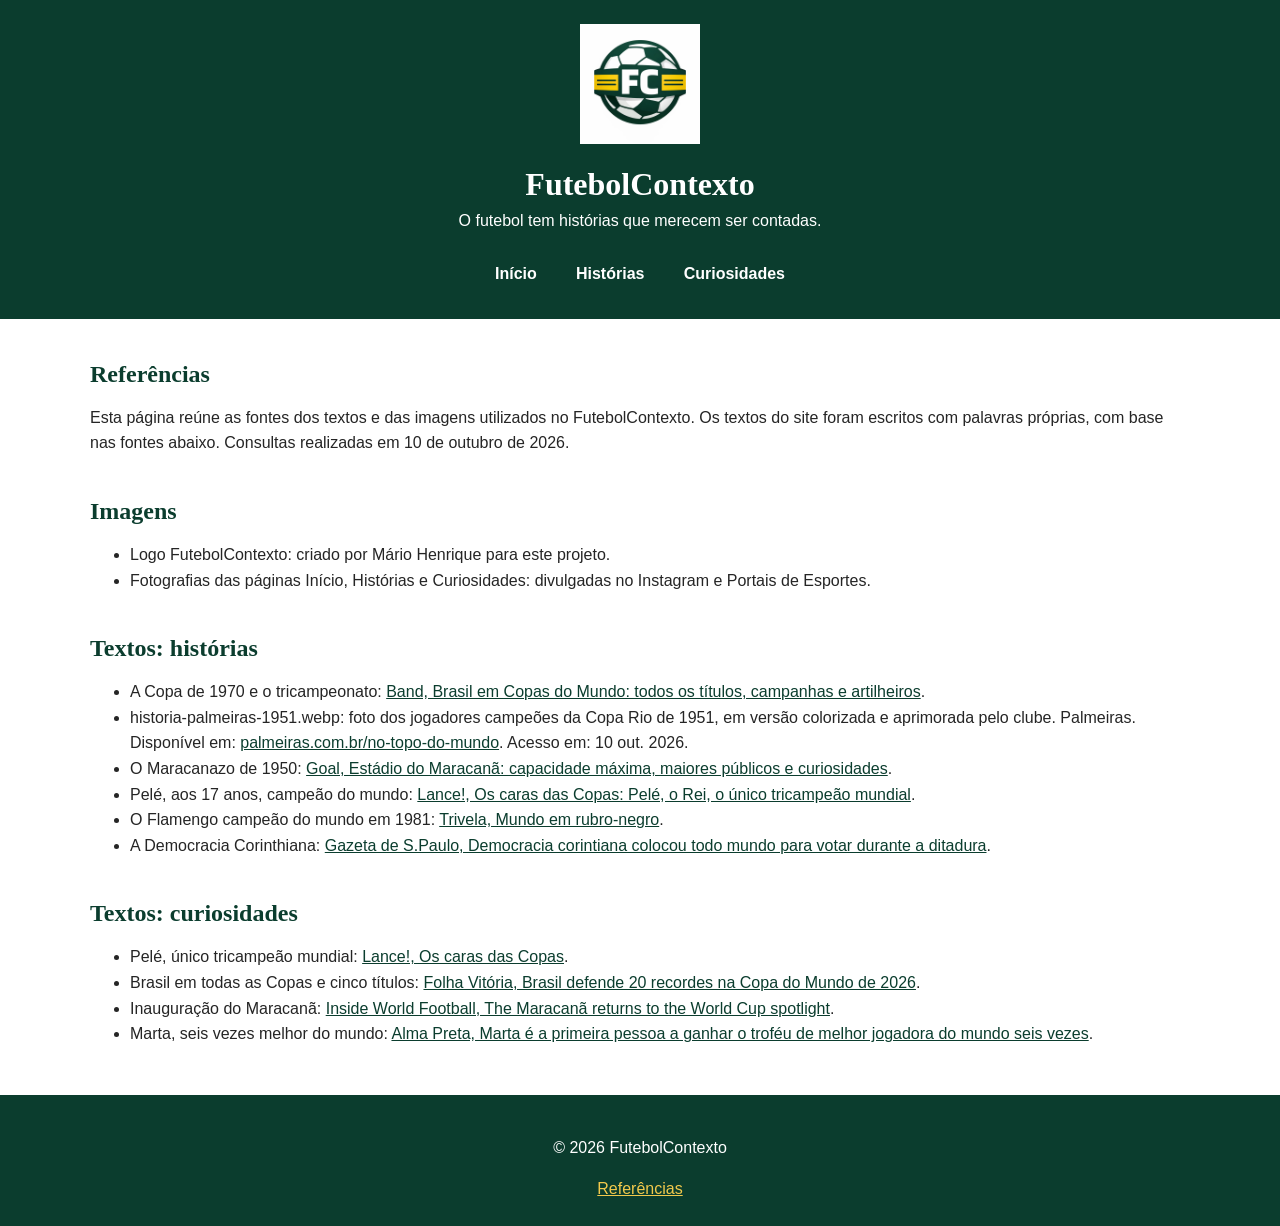
<file: projeto/referencias.html>
<!DOCTYPE html>
<html lang="pt-BR">

<head>
    <meta charset="UTF-8">
    <meta name="viewport" content="width=device-width, initial-scale=1.0">
    <meta name="description" content="Fontes dos textos e das imagens utilizados no site FutebolContexto.">
    <meta name="author" content="Mário Henrique">
    <title>Referências | FutebolContexto</title>
    <link rel="stylesheet" href="css/site.css">
    <script src="js/site.js" defer></script>
</head>

<body>
    <header>
        <a class="logo-link" href="index.html">
            <img src="futebolcontexto.logo.jpeg" alt="Logo FutebolContexto">
        </a>

        <h1>FutebolContexto</h1>
        <p>O futebol tem histórias que merecem ser contadas.</p>

        <nav aria-label="Navegação principal">
            <ul>
                <li><a href="index.html">Início</a></li>
                <li><a href="historias.html">Histórias</a></li>
                <li><a href="curiosidades.html">Curiosidades</a></li>
            </ul>
        </nav>
    </header>

    <main>
        <section class="conteudo">
            <h2>Referências</h2>
            <p>
                Esta página reúne as fontes dos textos e das imagens
                utilizados no FutebolContexto. Os textos do site foram
                escritos com palavras próprias, com base nas fontes abaixo.
                Consultas realizadas em 10 de outubro de 2026.
            </p>
        </section>

        <section class="conteudo">
            <h2>Imagens</h2>
            <ul>
                <li>Logo FutebolContexto: criado por Mário Henrique para este projeto.</li>
                <li>Fotografias das páginas Início, Histórias e Curiosidades: divulgadas no Instagram e Portais de
                    Esportes.</li>
            </ul>
        </section>

        <section class="conteudo">
            <h2>Textos: histórias</h2>
            <ul>
                <li>
                    A Copa de 1970 e o tricampeonato:
                    <a href="https://www.band.com.br/esportes/futebol/copa-do-mundo/noticias/noticias/brasil-em-copas-do-mundo-todos-os-titulos-campanhas-e-artilheiros-202604151906"
                        target="_blank" rel="noopener">Band, Brasil em Copas do Mundo: todos os títulos, campanhas e
                        artilheiros</a>.
                </li>
                <li>
                    historia-palmeiras-1951.webp: foto dos jogadores campeões da Copa Rio de 1951, em versão colorizada
                    e aprimorada pelo clube. Palmeiras.
                    Disponível em: <a href="https://www.palmeiras.com.br/no-topo-do-mundo/" target="_blank"
                        rel="noopener">palmeiras.com.br/no-topo-do-mundo</a>.
                    Acesso em: 10 out. 2026.
                </li>
                <li>
                    O Maracanazo de 1950:
                    <a href="https://www.goal.com/br/listas/estadio-maracana-capacidade-maiores-publicos-curiosidades/blt1f2903100849ce70"
                        target="_blank" rel="noopener">Goal, Estádio do Maracanã: capacidade máxima, maiores públicos e
                        curiosidades</a>.
                </li>
                <li>
                    Pelé, aos 17 anos, campeão do mundo:
                    <a href="https://www.lance.com.br/copa-do-mundo/caras-das-copas-pele-rei-unico-tricampeao-mundial.html"
                        target="_blank" rel="noopener">Lance!, Os caras das Copas: Pelé, o Rei, o único tricampeão
                        mundial</a>.
                </li>
                <li>
                    O Flamengo campeão do mundo em 1981:
                    <a href="https://trivela.com.br/brasil/mundo-em-rubro-negro/" target="_blank"
                        rel="noopener">Trivela, Mundo em rubro-negro</a>.
                </li>
                <li>
                    A Democracia Corinthiana:
                    <a href="https://www.gazetasp.com.br/esportes/democracia-corintiana-colocou-todo-mundo-para-votar-durante-a-ditadura/1114296"
                        target="_blank" rel="noopener">Gazeta de S.Paulo, Democracia corintiana colocou todo mundo para
                        votar durante a ditadura</a>.
                </li>
            </ul>
        </section>

        <section class="conteudo">
            <h2>Textos: curiosidades</h2>
            <ul>
                <li>
                    Pelé, único tricampeão mundial:
                    <a href="https://www.lance.com.br/copa-do-mundo/caras-das-copas-pele-rei-unico-tricampeao-mundial.html"
                        target="_blank" rel="noopener">Lance!, Os caras das Copas</a>.
                </li>
                <li>
                    Brasil em todas as Copas e cinco títulos:
                    <a href="https://www.folhavitoria.com.br/esportes/brasil-defende-20-recordes-na-copa-do-mundo-de-2026-veja-os-numeros/"
                        target="_blank" rel="noopener">Folha Vitória, Brasil defende 20 recordes na Copa do Mundo de
                        2026</a>.
                </li>
                <li>
                    Inauguração do Maracanã:
                    <a href="https://insideworldfootball.com/?p=14859" target="_blank" rel="noopener">Inside World
                        Football, The Maracanã returns to the World Cup spotlight</a>.
                </li>
                <li>
                    Marta, seis vezes melhor do mundo:
                    <a href="https://almapreta.com.br/sessao/cotidiano/marta-e-a-primeira-pessoa-a-ganhar-o-trofeu-de-melhor-jogadora-do-mundo-seis-vezes/"
                        target="_blank" rel="noopener">Alma Preta, Marta é a primeira pessoa a ganhar o troféu de melhor
                        jogadora do mundo seis vezes</a>.
                </li>
            </ul>
        </section>
    </main>

    <footer>
        <p>&copy; <span id="ano-atual"></span> FutebolContexto</p>
        <a href="referencias.html">Referências</a>
    </footer>
</body>

</html>
</file>
<file: projeto/css/site.css>
/* ===== Configurações gerais ===== */
:root {
    --verde-escuro: #0B3D2E;
    --amarelo: #F2C94C;
    --branco: #FFFFFF;
    --cinza-claro: #F4F4F4;
    --texto: #252525;
    --largura-maxima: 1100px;
}

* {
    box-sizing: border-box;
}

html {
    scroll-behavior: smooth;
}

body {
    margin: 0;
    font-family: Roboto, Arial, sans-serif;
    line-height: 1.6;
    color: var(--texto);
    background-color: var(--branco);
}

img {
    display: block;
    max-width: 100%;
    height: auto;
}

a {
    color: var(--verde-escuro);
}

a:hover {
    text-decoration-thickness: 2px;
}

a:focus-visible,
button:focus-visible,
input:focus-visible,
select:focus-visible,
textarea:focus-visible {
    outline: 3px solid var(--amarelo);
    outline-offset: 3px;
}

h1,
h2,
h3 {
    font-family: "Roboto Slab", Georgia, serif;
    line-height: 1.25;
}

h2 {
    color: var(--verde-escuro);
}

/* ===== Cabeçalho ===== */
header {
    padding: 1.5rem 1rem;
    text-align: center;
    color: var(--branco);
    background-color: var(--verde-escuro);
}

.logo-link {
    display: inline-block;
}

.logo-link img {
    width: 120px;
    max-height: 120px;
    object-fit: contain;
    margin: 0 auto;
}

header h1 {
    margin: 0.75rem 0 0.25rem;
}

header p {
    margin: 0 0 1.25rem;
}

header nav ul {
    display: flex;
    flex-wrap: wrap;
    justify-content: center;
    gap: 0.75rem;
    list-style: none;
    padding: 0;
    margin: 0;
}

header nav a {
    display: inline-block;
    padding: 0.5rem 0.85rem;
    color: var(--branco);
    font-weight: 700;
    text-decoration: none;
    border-radius: 4px;
}

header nav a:hover,
header nav a:focus-visible {
    color: var(--verde-escuro);
    background-color: var(--amarelo);
}

/* ===== Conteúdo principal ===== */
main {
    width: calc(100% - 2rem);
    max-width: var(--largura-maxima);
    margin: 0 auto;
}

.destaque {
    margin: 2rem 0;
    padding: 2.5rem 1.5rem;
    text-align: center;
    background-color: var(--cinza-claro);
    border-left: 6px solid var(--amarelo);
    border-radius: 6px;
}

.destaque h2 {
    margin-top: 0;
    font-size: clamp(1.7rem, 4vw, 2.5rem);
}

.conteudo {
    margin: 2.5rem 0;
}

.conteudo>h2 {
    margin-bottom: 1rem;
}

/* ===== Botões e cartões ===== */
.botao,
button {
    display: inline-block;
    padding: 0.75rem 1.1rem;
    border: 2px solid var(--verde-escuro);
    border-radius: 5px;
    color: var(--branco);
    background-color: var(--verde-escuro);
    font: inherit;
    font-weight: 700;
    text-decoration: none;
    cursor: pointer;
}

.botao:hover,
button:hover {
    color: var(--verde-escuro);
    background-color: var(--amarelo);
}

.cartoes {
    display: grid;
    grid-template-columns: repeat(2, minmax(0, 1fr));
    gap: 1.25rem;
}

.cartao {
    padding: 1.5rem;
    background-color: var(--cinza-claro);
    border-radius: 6px;
    border-top: 4px solid var(--verde-escuro);
}

.cartao h3 {
    margin-top: 0;
    color: var(--verde-escuro);
}

.cartao a {
    font-weight: 700;
}

/* ===== Formulários ===== */
form {
    display: grid;
    gap: 0.75rem;
    max-width: 600px;
}

label {
    font-weight: 700;
}

input,
select,
textarea {
    width: 100%;
    padding: 0.75rem;
    border: 1px solid #767676;
    border-radius: 4px;
    font: inherit;
}

form button {
    justify-self: start;
}

textarea {
    resize: vertical;
}

#mensagem-form {
    margin: 0;
    font-weight: 700;
}

#area-curiosidade {
    margin-bottom: 1rem;
}

#resultado-busca {
    margin-top: 1rem;
}

/* ===== Página atual no menu ===== */
header nav a[aria-current="page"] {
    color: var(--verde-escuro);
    background-color: var(--amarelo);
}

/* ===== Filtros e favoritos ===== */
.filtros {
    display: flex;
    flex-wrap: wrap;
    gap: 0.5rem;
    margin-bottom: 1.5rem;
}

.filtros button {
    color: var(--verde-escuro);
    background-color: var(--branco);
}

.filtros button:hover,
button[aria-pressed="true"] {
    color: var(--verde-escuro);
    background-color: var(--amarelo);
}

.botao-favorito {
    margin-top: 0.5rem;
}

/* ===== Imagens ===== */
.destaque img {
    width: 100%;
    aspect-ratio: 12 / 5;
    margin-bottom: 1.5rem;
    object-fit: cover;
    border-radius: 6px;
}

.cartao img {
    width: 100%;
    aspect-ratio: 3 / 2;
    margin-bottom: 1rem;
    object-fit: cover;
    border-radius: 4px;
}

/* ===== Rodapé ===== */
footer {
    margin-top: 3rem;
    padding: 1.5rem 1rem;
    text-align: center;
    color: var(--branco);
    background-color: var(--verde-escuro);
}

footer a {
    color: var(--amarelo);
}

/* ===== Adaptação para telas menores ===== */
@media (max-width: 600px) {
    header {
        padding: 1.25rem 0.75rem;
    }

    header nav ul {
        gap: 0.25rem;
    }

    header nav a {
        padding: 0.5rem;
    }

    .destaque {
        padding: 1.75rem 1rem;
    }

    .cartoes {
        grid-template-columns: 1fr;
    }

    .botao,
    form button {
        max-width: 100%;
    }
}
</file>
<file: estilos/formulario.css>
:root {
    --cor-principal: #1F3A5F;
    --cor-destaque: #B45309;
    --cor-fundo: #F3F6FA;
    --cor-cartao: #FFFFFF;
    --cor-texto: #1F2933;
    --cor-borda: #8896A8;
    --cor-estrela-vazia: #6B7280;
}

* {
    box-sizing: border-box;
}

body {
    margin: 0;
    font-family: "Roboto", Arial, sans-serif;
    line-height: 1.6;
    color: var(--cor-texto);
    background-color: var(--cor-fundo);
}

header {
    padding: 2rem 1rem;
    text-align: center;
    color: #FFFFFF;
    background-color: var(--cor-principal);
}

header h1 {
    margin: 0 0 0.5rem;
    font-family: "Roboto Slab", Georgia, serif;
}

header p {
    margin: 0;
}

main {
    width: min(640px, 92%);
    margin: 1.5rem auto 2rem;
}

form,
.confirmacao {
    padding: 1.5rem;
    background-color: var(--cor-cartao);
    border: 1px solid var(--cor-borda);
    border-radius: 8px;
}

.campo {
    margin-bottom: 1.5rem;
}

label,
legend {
    display: block;
    margin-bottom: 0.4rem;
    font-weight: 700;
    color: var(--cor-principal);
}

.opcional {
    font-weight: 400;
    color: #4B5563;
}

select,
input[type="date"],
input[type="text"],
textarea {
    width: 100%;
    padding: 0.7rem;
    font: inherit;
    color: var(--cor-texto);
    background-color: #FFFFFF;
    border: 1px solid var(--cor-borda);
    border-radius: 6px;
}

textarea {
    resize: vertical;
}

select:focus,
input:focus-visible,
textarea:focus {
    outline: 3px solid var(--cor-destaque);
    outline-offset: 2px;
}

fieldset {
    margin: 0 0 1.5rem;
    padding: 0;
    border: none;
}

legend {
    padding: 0;
}

.dica {
    margin: 0 0 0.5rem;
    font-size: 0.95rem;
    color: #4B5563;
}

/* Checkboxes */
.opcao {
    display: flex;
    align-items: center;
    gap: 0.6rem;
    margin-bottom: 0.4rem;
}

.opcao input {
    width: 1.25rem;
    height: 1.25rem;
    accent-color: var(--cor-principal);
}

.opcao label {
    margin: 0;
    font-weight: 400;
    color: var(--cor-texto);
}

/* Estrelas */
.estrelas {
    display: flex;
    gap: 0.25rem;
}

.estrela {
    margin: 0;
    cursor: pointer;
}

.estrela input,
.so-leitor {
    position: absolute;
    width: 1px;
    height: 1px;
    margin: -1px;
    padding: 0;
    overflow: hidden;
    clip: rect(0, 0, 0, 0);
    white-space: nowrap;
    border: 0;
}

.estrela .icone {
    display: block;
    font-size: 2.5rem;
    line-height: 1;
    color: var(--cor-estrela-vazia);
}

.estrela:has(input:checked) .icone,
.estrela:has(~ .estrela input:checked) .icone {
    color: var(--cor-destaque);
}

.estrela:has(input:focus-visible) {
    outline: 3px solid var(--cor-principal);
    outline-offset: 2px;
    border-radius: 4px;
}

/* Botões */
input[type="submit"],
.botao {
    display: inline-block;
    width: 100%;
    padding: 0.9rem 1.5rem;
    font: inherit;
    font-weight: 700;
    text-align: center;
    text-decoration: none;
    color: #FFFFFF;
    background-color: var(--cor-principal);
    border: none;
    border-radius: 6px;
    cursor: pointer;
}

input[type="submit"]:hover,
.botao:hover {
    background-color: #162B47;
}

input[type="submit"]:focus-visible,
.botao:focus-visible {
    outline: 3px solid var(--cor-destaque);
    outline-offset: 2px;
}

/* Confirmação */
.confirmacao h2 {
    margin-top: 0;
    font-family: "Roboto Slab", Georgia, serif;
    color: var(--cor-principal);
}

.confirmacao strong {
    font-size: 1.5rem;
    color: var(--cor-destaque);
}

.confirmacao .botao {
    margin-top: 1rem;
}

footer {
    padding: 1.5rem 1rem;
    text-align: center;
    color: #FFFFFF;
    background-color: var(--cor-principal);
}

footer p {
    margin: 0.2rem 0;
}

@media screen and (min-width: 700px) {

    form,
    .confirmacao {
        padding: 2.5rem;
    }

    input[type="submit"],
    .botao {
        width: auto;
    }
}
</file>
<file: estilos/local.css>
/* ================================
   VARIÁVEIS
================================ */

:root {
    --primary-color: #0077b6;
    --secondary-color: #023e8a;
    --accent-color: #90e0ef;
    --light-color: #f5fbff;
    --white-color: #ffffff;
    --text-color: #222222;
}


/* ================================
   CONFIGURAÇÕES GERAIS
================================ */

* {
    box-sizing: border-box;
}

body {
    margin: 0;
    font-family: Arial, sans-serif;
    background-color: var(--light-color);
    color: var(--text-color);
}


/* ================================
   CABEÇALHO
================================ */

header {
    background-color: var(--secondary-color);
    color: var(--white-color);
    text-align: center;
    padding: 1.5rem;
}

header h1 {
    margin: 0;
    font-size: 2rem;
}

header p {
    margin: 0.5rem 0 0;
    font-size: 1.1rem;
}


/* ================================
   CONTEÚDO PRINCIPAL
================================ */

main {
    max-width: 1100px;
    margin: 0 auto;
}


/* ================================
   IMAGEM PRINCIPAL
================================ */

.hero {
    width: 100%;
}

.hero img {
    display: block;
    width: 100%;
    height: 300px;
    object-fit: cover;
}


/* ================================
   CARDS
================================ */

.content {
    padding: 1rem;
}

.card {
    background-color: var(--white-color);
    margin-bottom: 1rem;
    padding: 1.5rem;
    box-shadow: 0 2px 8px rgba(0, 0, 0, 0.12);
}

.card h2,
.about h2 {
    color: var(--secondary-color);
    border-bottom: 2px solid var(--accent-color);
    padding-bottom: 0.5rem;
}


/* ================================
   DADOS
================================ */

dl {
    margin: 0;
}

dl div {
    display: flex;
    margin-bottom: 0.7rem;
}

dt {
    font-weight: bold;
    width: 45%;
}

dd {
    margin: 0;
}


/* ================================
   CLIMA
================================ */

.weather-icon {
    display: block;
    width: 70px;
    margin: 1rem auto;
}

.weather-info p {
    margin: 0.7rem 0;
}


/* ================================
   SOBRE
================================ */

.about {
    background-color: var(--white-color);
    padding: 1.5rem;
    margin-bottom: 1rem;
    line-height: 1.6;
}


/* ================================
   RODAPÉ
================================ */

footer {
    background-color: var(--secondary-color);
    color: var(--white-color);
    text-align: center;
    padding: 1.5rem;
}

footer p {
    margin: 0.5rem;
}

#ultimaModificacao {
    color: var(--accent-color);
}


/* ================================
   DESKTOP
================================ */

@media (min-width: 700px) {

    header {
        padding: 2rem;
    }

    header h1 {
        font-size: 2.5rem;
    }

    .hero img {
        height: 450px;
    }

    .content {
        display: grid;
        grid-template-columns: 1fr 1fr;
        gap: 1.5rem;
        padding: 2rem;
    }

    .card {
        margin-bottom: 0;
    }

    .about {
        grid-column: 1 / 3;
        margin-bottom: 0;
    }

    .weather h2::after {
        content: " ⛅";
    }

    .weather-icon {
        display: none;
    }
}
</file>
<file: projeto/planejamento.css>
:root {
    --cor-principal: #0B3D2E;
    --cor-destaque: #F2C94C;
    --cor-fundo: #FFFFFF;
    --cor-secundaria: #F4F4F4;
    --cor-texto: #222222;
}

* {
    box-sizing: border-box;
}

body {
    margin: 0;
    font-family: "Roboto", Arial, sans-serif;
    line-height: 1.6;
    color: var(--cor-texto);
    background-color: var(--cor-fundo);
}

header {
    padding: 2rem 1rem;
    text-align: center;
    color: var(--cor-fundo);
    background-color: var(--cor-principal);
    border-bottom: 6px solid var(--cor-destaque);
}

.logo-cabecalho {
    display: block;
    width: auto;
    max-width: 140px;
    height: auto;
    margin: 0 auto 0.75rem;
}

header h1 {
    margin: 0 0 0.5rem;
    font-family: "Roboto Slab", Georgia, serif;
}

header p {
    margin: 0;
    font-size: 1.2rem;
    font-weight: bold;
    color: var(--cor-destaque);
}

main {
    width: min(1100px, 92%);
    margin: 2rem auto;
}

section {
    margin-bottom: 2rem;
    padding: 1.5rem;
    background-color: var(--cor-secundaria);
    border-left: 5px solid var(--cor-principal);
}

h2,
h3 {
    font-family: "Roboto Slab", Georgia, serif;
    color: var(--cor-principal);
}

h2 {
    margin-top: 0;
}

strong {
    color: var(--cor-principal);
}

.logo-exemplo {
    display: block;
    width: auto;
    max-width: 200px;
    height: auto;
    margin: 0 0 1rem;
    padding: 0.75rem;
    background-color: var(--cor-fundo);
    border: 1px solid var(--cor-principal);
}

/* Esquema de cores com amostras */
.lista-cores {
    padding: 0;
    list-style: none;
}

.lista-cores li {
    display: flex;
    gap: 0.75rem;
    align-items: flex-start;
    margin-bottom: 0.75rem;
}

.amostra {
    flex: 0 0 2rem;
    width: 2rem;
    height: 2rem;
    margin-top: 0.15rem;
    border: 2px solid var(--cor-principal);
    border-radius: 4px;
}

.amostra.verde {
    background-color: var(--cor-principal);
}

.amostra.amarelo {
    background-color: var(--cor-destaque);
}

.amostra.branco {
    background-color: var(--cor-fundo);
}

.amostra.cinza {
    background-color: var(--cor-secundaria);
}

/* Exemplos de tipografia */
.amostra-fonte {
    margin-bottom: 1rem;
    padding: 1rem;
    background-color: var(--cor-fundo);
    border-left: 5px solid var(--cor-destaque);
}

.amostra-fonte p {
    margin: 0;
}

.amostra-slab {
    font-family: "Roboto Slab", Georgia, serif;
    font-size: 1.5rem;
    font-weight: 700;
    color: var(--cor-principal);
}

.amostra-roboto {
    font-family: "Roboto", Arial, sans-serif;
    font-size: 1rem;
}

.legenda {
    margin-top: 0.5rem;
    font-size: 0.9rem;
    color: #555555;
}

/* Wireframes */
pre {
    max-width: 100%;
    overflow-x: auto;
    padding: 1rem;
    background-color: var(--cor-fundo);
    border: 1px solid var(--cor-principal);
    font-family: monospace;
    line-height: 1.3;
}

footer {
    padding: 1.5rem;
    text-align: center;
    color: var(--cor-fundo);
    background-color: var(--cor-principal);
    border-top: 6px solid var(--cor-destaque);
}

footer p {
    margin: 0;
}

@media screen and (min-width: 700px) {
    section {
        padding: 2rem;
    }

    header {
        padding: 3rem 2rem;
    }
}
</file>
